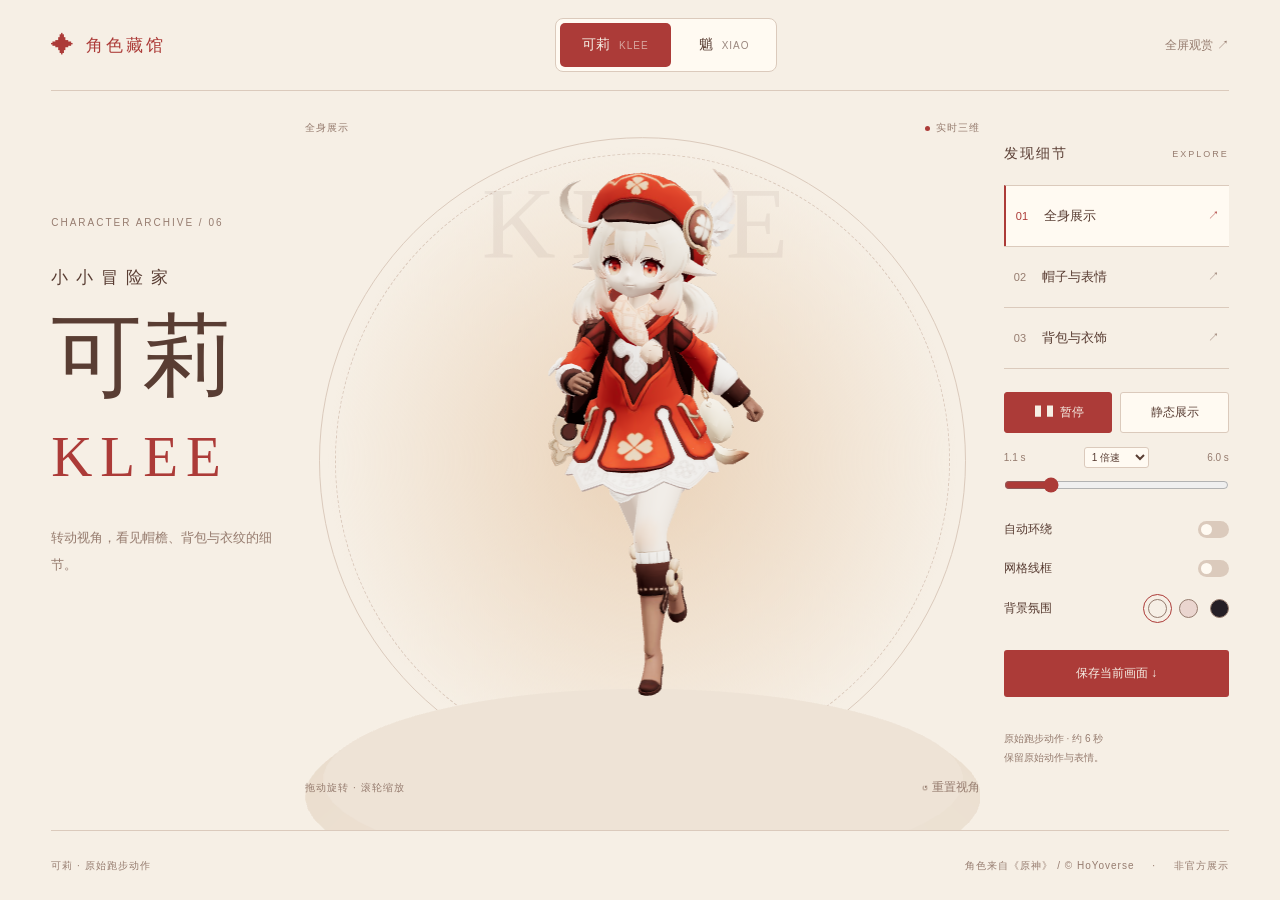
<file: index.html>
<!doctype html>
<html lang="zh-CN"><head><meta charset="utf-8"><meta name="viewport" content="width=device-width,initial-scale=1,viewport-fit=cover"><meta name="theme-color" content="#f6efe5"><title>角色藏馆 · 可莉与魈</title><link rel="stylesheet" href="./web/style.css?v=20261014-gallery"></head>
<body><main><header><a class="brand" href="#">✦ <span>角色藏馆</span></a><nav class="character-tabs" aria-label="选择角色"><button data-character="klee" aria-pressed="true">可莉 <small>KLEE</small></button><button data-character="xiao" aria-pressed="false">魈 <small>XIAO</small></button></nav><button id="fullscreen" class="quiet">全屏观赏 ↗</button></header><section class="exhibit"><div class="intro"><p class="eyebrow">CHARACTER ARCHIVE / 06</p><p class="subtitle" id="subtitle">小小冒险家</p><h1><b id="character-name">可莉</b><span id="character-en">KLEE</span></h1><p class="description" id="description">转动视角，<br>看见帽檐、背包与衣纹的细节。</p><div class="intro-foot"><span class="spark">✧</span><p>红色的帽子，<br>装着小小的好奇心。</p></div></div><div class="stage" id="stage"><div class="halo"></div><span id="watermark" class="watermark" aria-hidden="true">KLEE</span><canvas id="canvas" aria-label="可旋转和缩放的角色三维模型"></canvas><div id="loading" role="status"><b>正在打开藏馆</b><span>载入角色与贴图…</span></div><div class="stage-top"><span id="view-label">全身展示</span><span class="live"><i></i> 实时三维</span></div><div class="stage-bottom"><span class="hint">拖动旋转 · 滚轮缩放</span><button id="reset" class="quiet">↺ 重置视角</button></div></div><aside><div class="panel-title">发现细节 <small>EXPLORE</small></div><div class="views"><button data-view="full" class="selected" aria-pressed="true">01 <span>全身展示</span> ↗</button><button data-view="portrait" aria-pressed="false">02 <span>帽子与表情</span> ↗</button><button data-view="back" aria-pressed="false">03 <span>背包与衣饰</span> ↗</button></div><section class="animation" aria-label="跑步动画"><div class="motion-buttons"><button id="play" disabled>▶ 跑步</button><button id="static" aria-pressed="true">静态展示</button><button id="mask" hidden aria-pressed="false">面具特写</button></div><div id="timeline" hidden><div class="time-row"><span id="time">0.0 s</span><select id="speed" aria-label="动画速度"><option value="0.5">0.5 倍速</option><option value="1" selected>1 倍速</option><option value="1.5">1.5 倍速</option><option value="2">2 倍速</option></select><span id="duration">6.0 s</span><button id="music-toggle" hidden aria-pressed="true" aria-label="关闭舞蹈音乐">♪</button></div><input id="seek" aria-label="跑步动画进度" type="range" min="0" max="6" value="0" step="0.01"></div></section><details class="display-settings"><summary>展示设置 <span>环绕 · 背景 · 保存</span></summary><div class="settings"><label>自动环绕<button id="rotate" class="toggle" aria-label="自动环绕" aria-pressed="false"></button></label><label>网格线框<button id="wire" class="toggle" aria-label="网格线框" aria-pressed="false"></button></label><div class="setting">背景氛围<div class="swatches"><button data-bg="cream" class="cream selected" aria-label="奶油背景" aria-pressed="true"></button><button data-bg="rose" class="rose" aria-label="暖红背景" aria-pressed="false"></button><button data-bg="night" class="night" aria-label="深夜背景" aria-pressed="false"></button></div></div><button id="capture" class="capture">保存当前画面 ↓</button></div></details><p class="note" id="character-note">原始跑步动作 · 约 6 秒<br>可暂停、拖动进度与变速。<br>保留原始跑步动作与表情。</p></aside></section><footer><p id="credit">可莉 · 原始跑步动作</p><p>角色来自《原神》 / © HoYoverse <span>·</span> 非官方展示</p></footer></main><div id="toast" role="status"></div><audio id="dance-music" src="./web/assets/风影舞曲.wav" preload="none" loop></audio><script type="module" src="./web/app.js?v=20261014-gallery"></script></body></html>
</file>
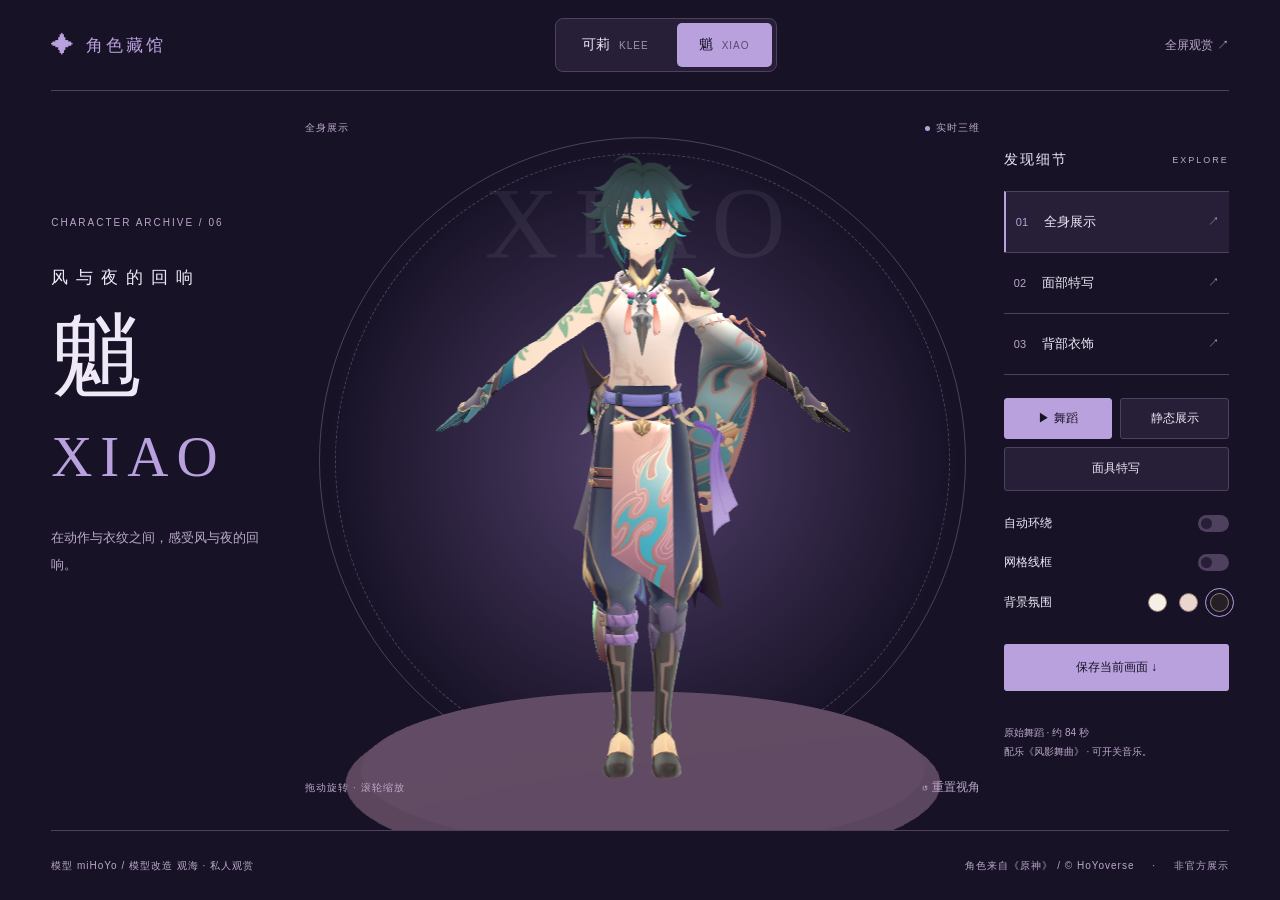
<file: show-xiao.html>
<!doctype html><html lang="zh-CN"><head><meta charset="utf-8"><meta name="viewport" content="width=device-width,initial-scale=1"><meta http-equiv="refresh" content="0;url=./index.html?character=xiao"><title>角色藏馆 · 魈</title></head><body><a href="./index.html?character=xiao">打开角色藏馆 · 魈</a><script>location.replace("./index.html?character=xiao");</script></body></html>
</file>
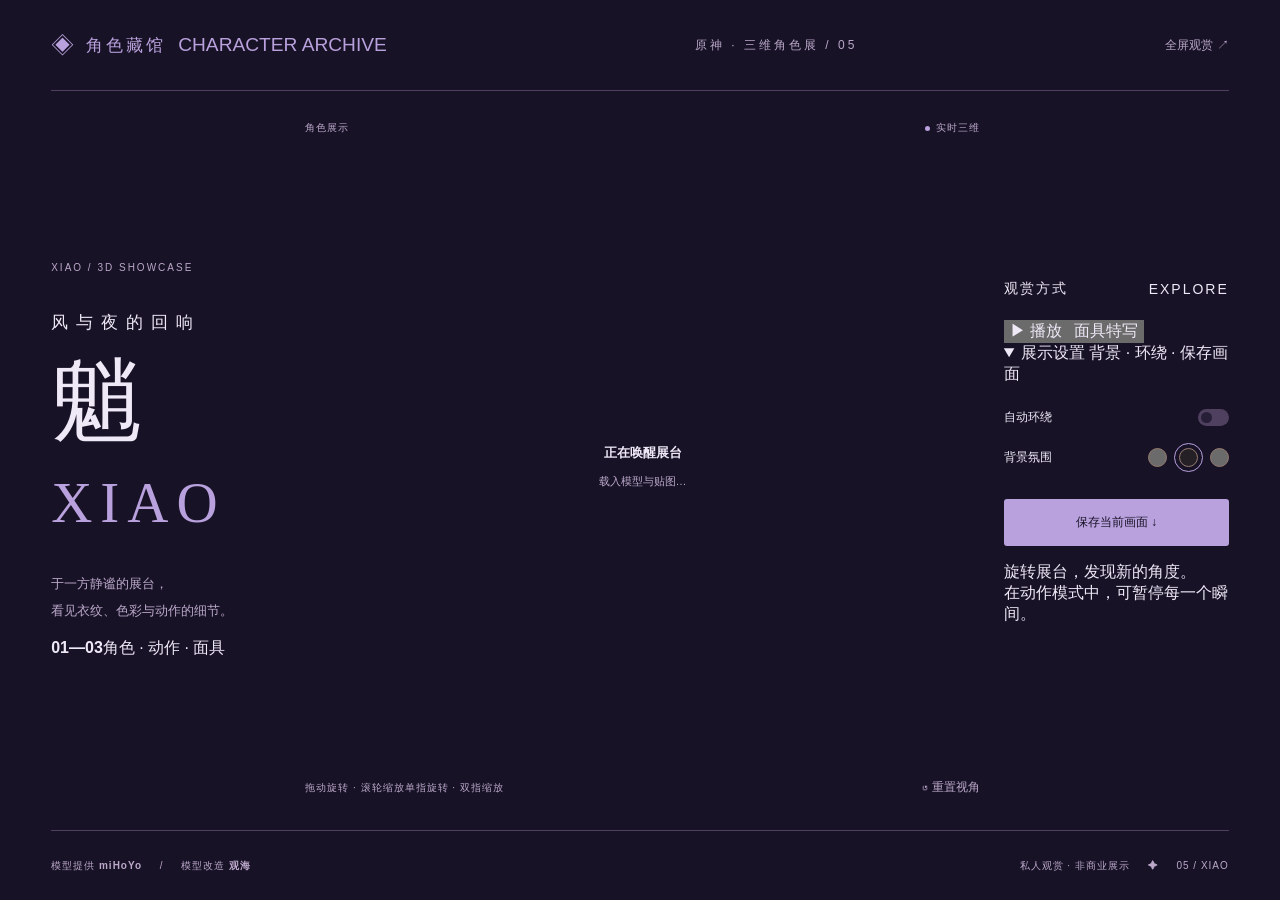
<file: 魈-展示网页.html>
<!doctype html>
<html lang="zh-CN"><head><meta charset="utf-8"><meta name="viewport" content="width=device-width,initial-scale=1,viewport-fit=cover"><meta name="theme-color" content="#171226"><script>if(location.protocol==="file:")location.replace("./魈-离线完整版.html");</script><title>魈 · 风与夜的回响</title><link rel="stylesheet" href="./web/style.css"></head>
<body data-theme="night" data-mode="static"><main><header><a class="brand" href="#">◈ <span>角色藏馆</span><small>CHARACTER ARCHIVE</small></a><span class="edition">原神 · 三维角色展 / 05</span><button id="fullscreen" class="quiet">全屏观赏 ↗</button></header>
<section class="exhibit"><div class="intro"><div class="eyebrow"><i></i> XIAO / 3D SHOWCASE</div><p class="subtitle">风与夜的回响</p><h1>魈<span>XIAO</span></h1><p class="description">于一方静谧的展台，<br>看见衣纹、色彩与动作的细节。</p><div class="chapter"><b>01—03</b><span>角色 · 动作 · 面具</span></div></div>
<div class="stage" id="stage"><div class="halo"></div><span class="watermark" aria-hidden="true">魈</span><canvas id="canvas" aria-label="可旋转和缩放的魈三维模型"></canvas><div id="loading" role="status"><span class="spinner"></span><b>正在唤醒展台</b><span id="progress">载入模型与贴图…</span></div><div class="stage-top"><span id="view-label">角色展示</span><div class="stage-status"><span class="live"><i></i> 实时三维</span><button id="music-toggle" class="music-switch" aria-label="关闭舞蹈音乐" aria-pressed="true" title="原创配乐《风影舞曲·卡点版》" hidden>♪ 音乐开</button></div></div><div class="stage-bottom"><span><span class="desktop-hint">拖动旋转 · 滚轮缩放</span><span class="touch-hint">单指旋转 · 双指缩放</span></span><button id="reset" class="quiet">↺ 重置视角</button></div></div>
<aside><div class="panel-title">观赏方式 <span>EXPLORE</span></div><section class="playbar" id="playbar" aria-label="角色播放与特写"><div class="action-row"><button id="play" aria-label="播放舞蹈">▶ 播放</button><button id="mask" aria-label="面具特写" aria-pressed="false">面具特写</button></div><div class="timeline" id="timeline" hidden><span id="time">00:00</span><input id="seek" type="range" min="0" max="100" value="0" step="0.1" aria-label="舞蹈进度"><span id="duration">00:00</span><select id="speed" aria-label="播放速度"><option value="0.5">0.5 倍速</option><option value="1" selected>1 倍速</option><option value="1.5">1.5 倍速</option></select></div></section><details class="display-options" open><summary>展示设置 <span>背景 · 环绕 · 保存画面</span></summary><div class="settings"><label class="setting">自动环绕<button id="rotate" class="toggle" aria-pressed="false" aria-label="自动环绕"></button></label><label class="setting">背景氛围<span class="swatches"><button data-bg="jade" class="swatch jade" aria-label="青玉背景" aria-pressed="false"></button><button data-bg="night" class="swatch night selected" aria-label="紫色背景" aria-pressed="true"></button><button data-bg="paper" class="swatch paper" aria-label="浅色背景" aria-pressed="false"></button></span></label><button id="capture" class="capture">保存当前画面 ↓</button></div></details><p class="side-note">旋转展台，发现新的角度。<br>在动作模式中，可暂停每一个瞬间。</p></aside></section>

<footer><p>模型提供 <b>miHoYo</b><span> / </span>模型改造 <b>观海</b></p><p>私人观赏 · 非商业展示 <span>✦</span> 05 / XIAO</p></footer></main><audio id="dance-music" src="./web/assets/风影舞曲.wav" preload="none" loop></audio><script type="module" src="./web/app.js"></script></body></html>
</file>
<file: web/style.css>
:root{--bg:#f6efe5;--ink:#593d33;--muted:#967c6f;--accent:#ac3b38;--line:#dbcabc;--panel:#fffaf2;--halo:#ead2b8;--floor:#d7baa0;color-scheme:light}*{box-sizing:border-box}body{margin:0;background:var(--bg);color:var(--ink);font-family:"Segoe UI","Microsoft YaHei",sans-serif;transition:background .4s,color .4s}body[data-theme=rose]{--bg:#ead5cf;--panel:#f8e7dd;--halo:#ce9b88;--line:#c8a397}body[data-theme=night]{--bg:#251f26;--panel:#31272d;--ink:#f7e5d5;--muted:#c5a99b;--accent:#efb08c;--line:#5e464b;--halo:#57343e;color-scheme:dark}button,a,input{ -webkit-tap-highlight-color:transparent}button{font:inherit;cursor:pointer;color:inherit}button:focus-visible,a:focus-visible{outline:3px solid var(--accent);outline-offset:5px}button{border:0}main{max-width:1720px;margin:auto;padding:0 4vw}header{height:91px;display:flex;align-items:center;justify-content:space-between;border-bottom:1px solid var(--line)}.brand{display:flex;gap:12px;align-items:center;color:var(--accent);text-decoration:none;font-size:23px}.brand span{font-size:17px;letter-spacing:3px}.edition{font-size:12px;letter-spacing:3px;color:var(--muted)}.quiet{background:none;font-size:12px;padding:10px 0;color:var(--muted)}.exhibit{display:grid;grid-template-columns:230px minmax(0,1fr) 225px;align-items:center;min-height:720px;height:calc(100svh - 161px);max-height:1000px;gap:24px}.intro{position:relative;z-index:1;align-self:center}.eyebrow{font-size:10px;letter-spacing:2px;margin-bottom:38px;color:var(--muted)}.subtitle{letter-spacing:8px;font-size:17px;margin-bottom:13px}h1{font-family:"STSong","SimSun",serif;font-size:91px;font-weight:500;line-height:1.2;margin:0}h1 span{display:block;font-family:Georgia,serif;font-size:57px;letter-spacing:8px;color:var(--accent);margin:12px 0 33px}.description{font-size:13px;line-height:2.1;color:var(--muted)}.intro-foot{margin-top:74px;display:flex;gap:16px;align-items:center;color:var(--muted)}.intro-foot p{font-size:11px;line-height:1.8}.spark{font-size:40px;color:var(--accent)}.stage{position:relative;height:100%;min-height:570px;isolation:isolate}.halo{position:absolute;width:96%;aspect-ratio:1;left:2%;top:50%;transform:translateY(-50%);border:1px solid var(--line);border-radius:50%;background:radial-gradient(circle,var(--halo),transparent 69%);z-index:-2}.halo:after{content:"";position:absolute;inset:15px;border:1px dashed var(--line);border-radius:50%}.watermark{position:absolute;top:10%;width:100%;text-align:center;font-family:Georgia,serif;letter-spacing:15px;font-size:clamp(50px,8vw,130px);opacity:.065;z-index:-1}canvas{width:100%;height:100%;display:block;touch-action:none}.stage-top,.stage-bottom{position:absolute;left:0;right:0;display:flex;justify-content:space-between;align-items:center;pointer-events:none;font-size:10px;color:var(--muted);letter-spacing:1px}.stage-top{top:30px}.stage-bottom{bottom:24px}.stage-bottom button{pointer-events:auto}.live{display:flex;align-items:center;gap:6px}.live i{width:5px;height:5px;border-radius:50%;background:var(--accent)}#loading{position:absolute;inset:0;display:flex;flex-direction:column;gap:12px;align-items:center;justify-content:center;background:var(--bg);font-size:13px}#loading[hidden]{display:none}#loading span{color:var(--muted);font-size:11px}.panel-title{font-size:14px;letter-spacing:2px;display:flex;justify-content:space-between;align-items:center;margin-bottom:22px}.panel-title small{font-size:9px;color:var(--muted);letter-spacing:2px}.views{display:grid}.views button{border-top:1px solid var(--line);background:transparent;padding:21px 10px;text-align:left;font-size:11px;color:var(--muted);display:flex;gap:16px;align-items:center}.views button span{flex:1;font-size:13px;color:var(--ink)}.views button.selected{background:var(--panel);border-left:2px solid var(--accent);color:var(--accent)}.views button:last-child{border-bottom:1px solid var(--line)}.settings{margin-top:34px}.settings label,.setting{display:flex;justify-content:space-between;align-items:center;font-size:12px;margin:22px 0}.toggle{width:31px;height:17px;border-radius:20px;background:var(--line);padding:3px;position:relative}.toggle:before{content:"";display:block;background:var(--panel);width:11px;height:11px;border-radius:50%;transition:transform .2s}.toggle[aria-pressed=true]{background:var(--accent)}.toggle[aria-pressed=true]:before{transform:translateX(14px)}.swatches{display:flex;gap:12px}.swatches button{width:19px;height:19px;border-radius:50%;border:1px solid #967c6f}.swatches button.selected{outline:1px solid var(--accent);outline-offset:4px}.cream{background:#f6efe5}.rose{background:#ead5cf}.night{background:#251f26}.capture{width:100%;margin-top:10px;padding:15px;background:var(--accent);color:var(--bg);font-size:12px;border-radius:3px}.note{margin-top:32px;color:var(--muted);font-size:10px;line-height:1.9}footer{height:70px;border-top:1px solid var(--line);display:flex;justify-content:space-between;align-items:center;font-size:10px;color:var(--muted);letter-spacing:1px}footer span{margin:0 14px}#toast{position:fixed;bottom:28px;left:50%;transform:translateX(-50%);background:var(--ink);color:var(--bg);padding:12px 22px;border-radius:5px;opacity:0;pointer-events:none;font-size:12px;transition:opacity .2s}#toast.visible{opacity:1} @media(max-width:1050px){main{padding:0 25px}.exhibit{grid-template-columns:170px minmax(0,1fr) 180px;gap:10px;min-height:620px}h1{font-size:70px}h1 span{font-size:44px}.subtitle{font-size:13px;letter-spacing:5px}.intro-foot{margin-top:40px}}@media(max-width:760px), (max-height:500px) and (pointer:coarse){main{padding:0 20px}header{height:67px}.edition{display:none}.exhibit{height:auto;max-height:none;min-height:0;grid-template-columns:1fr;gap:0;position:relative}.intro{padding-top:26px;pointer-events:none}.eyebrow{margin:0 0 12px;font-size:9px}.subtitle{margin:0;font-size:12px;letter-spacing:4px}h1{font-size:43px;margin-top:5px}h1 span{font-size:24px;margin:4px 0 0}.description,.intro-foot{display:none}.stage{height:58svh;min-height:410px;margin-top:-74px;padding-top:55px}.stage-top{top:8px;left:auto;right:0;flex-direction:column;gap:8px}.stage-bottom{bottom:10px;font-size:9px}.watermark{top:22%;font-size:65px}.halo{top:58%;width:100%}aside{padding-top:20px}.panel-title{display:none}.views{grid-template-columns:repeat(3,1fr);gap:7px}.views button{border:1px solid var(--line)!important;border-radius:4px;padding:13px 5px;gap:4px;font-size:0}.views button span{font-size:11px;text-align:center}.views button.selected{border-color:var(--accent)!important}.settings{display:grid;grid-template-columns:1fr 1fr;gap:15px 28px;margin:18px 0}.settings label,.setting{margin:0}.capture{margin:0;padding:10px}.note{margin:12px 0 18px;font-size:9px}footer{height:auto;min-height:66px;gap:8px;align-items:start;flex-direction:column;justify-content:center;font-size:9px}footer p{margin:0}footer span{margin:0 5px}}@media(prefers-reduced-motion:reduce){*{transition:none!important}}

.animation{margin-top:23px}.motion-buttons{display:flex;gap:8px}.motion-buttons button{flex:1;background:var(--panel);border:1px solid var(--line);padding:11px 4px;font-size:12px;border-radius:3px}.motion-buttons #play{background:var(--accent);color:var(--bg);border-color:var(--accent)}button:disabled{cursor:wait;opacity:.6}#timeline{margin-top:14px}#timeline[hidden]{display:none}.time-row{display:flex;align-items:center;justify-content:space-between;font-size:10px;color:var(--muted);gap:4px}#speed{font:inherit;color:var(--ink);background:var(--panel);border:1px solid var(--line);padding:3px;border-radius:3px}#seek{width:100%;accent-color:var(--accent);margin:9px 0 0;cursor:pointer}.settings{margin-top:24px}@media(max-width:760px), (max-height:500px) and (pointer:coarse){.animation{margin-top:14px}.motion-buttons button{padding:11px}.time-row{font-size:11px}.settings{margin-top:18px}.note{line-height:1.7}}

.display-settings>summary{display:none}@media(min-width:761px){.display-settings>.settings{display:block!important}.display-settings{display:block}.display-settings:not([open])>.settings{display:block}}
@media(max-width:760px), (max-height:500px) and (pointer:coarse){main{padding:0 max(14px,env(safe-area-inset-left))}header{height:51px}.brand{font-size:21px}.brand span{font-size:14px;letter-spacing:2px}.quiet{min-height:44px;padding:12px 5px}.intro{padding-top:14px;display:flex;align-items:center;gap:14px}.eyebrow,.subtitle{display:none}h1{font-size:29px;margin:0;display:flex;align-items:baseline;gap:12px}h1 span{font-size:19px;letter-spacing:5px;margin:0}.stage{height:clamp(330px,56svh,530px);min-height:330px;margin:0;padding:0}.stage-top{top:12px;gap:6px}.stage-bottom{bottom:4px;left:3px;right:3px}.halo{width:92%;left:4%;top:50%}.watermark{top:10%;font-size:64px}aside{padding-top:6px}.views{gap:7px}.views button{min-height:44px;padding:8px 4px}.motion-buttons button{min-height:44px}.animation{margin-top:11px}.time-row{min-height:35px}#speed{font-size:13px;min-height:35px;min-width:86px}#seek{height:30px;margin:2px 0 0}.display-settings{margin:8px 0}.display-settings>summary{display:flex;justify-content:space-between;align-items:center;cursor:pointer;min-height:44px;font-size:12px;border-top:1px solid var(--line);border-bottom:1px solid var(--line)}.display-settings>summary span{font-size:10px;color:var(--muted)}.settings{margin:12px 0;gap:12px 24px}.settings label,.setting{min-height:44px}.toggle{width:44px;height:28px;padding:5px}.toggle:before{width:18px;height:18px}.toggle[aria-pressed=true]:before{transform:translateX(16px)}.swatches{gap:2px}.swatches button{width:38px;height:38px;border:10px solid var(--bg);box-shadow:inset 0 0 0 1px var(--muted)}.swatches button.selected{outline-offset:-6px}.capture{min-height:44px}.note{margin:8px 0 12px;font-size:10px}.note br:last-of-type{display:none}footer{font-size:9px;min-height:62px;padding-bottom:env(safe-area-inset-bottom)}}
@media(max-height:500px) and (orientation:landscape) and (pointer:coarse){.intro{display:none}.exhibit{grid-template-columns:minmax(0,1fr) 250px;gap:15px}.stage{height:calc(100svh - 105px);min-height:240px}.stage-top{top:8px}aside{padding-top:10px}.note{display:none}.views button span{font-size:10px}.display-settings>summary span{display:none}footer{min-height:50px}.watermark{font-size:58px}}

h1 b{font-weight:500}.character-tabs{display:flex;gap:6px;padding:4px;background:var(--panel);border:1px solid var(--line);border-radius:8px}.character-tabs button{padding:10px 22px;min-height:44px;border-radius:5px;background:transparent;display:flex;align-items:center;gap:9px;font-size:14px}.character-tabs small{font-size:10px;letter-spacing:1px;opacity:.6}.character-tabs button[aria-pressed=true]{background:var(--accent);color:var(--bg)}.motion-buttons{flex-wrap:wrap}.motion-buttons #mask{flex-basis:100%;min-height:44px}.motion-buttons #mask[hidden],#music-toggle[hidden]{display:none}.time-row{flex-wrap:wrap}#music-toggle{width:32px;height:32px;background:var(--panel);color:var(--accent);border:1px solid var(--line);border-radius:5px;font-size:17px}#music-toggle[aria-pressed=false]{opacity:.5}body[data-theme=night]{--bg:#171226;--panel:#271e37;--ink:#efe8f7;--muted:#bba8ca;--accent:#b9a1dd;--line:#50405f;--halo:#51406a}.intro-foot{visibility:hidden}@media(max-width:760px), (max-height:500px) and (pointer:coarse){.character-tabs{gap:3px;padding:3px}.character-tabs button{font-size:12px;padding:6px 10px;gap:5px;min-height:38px}.character-tabs small{font-size:8px}header{height:61px;gap:8px}.brand span{font-size:12px;letter-spacing:1px}.brand{gap:5px;font-size:18px}#fullscreen{font-size:0;width:28px;min-width:28px}#fullscreen:after{content:'↗';font-size:18px}#music-toggle{width:44px;height:36px}.motion-buttons #mask{padding:8px}.stage{height:clamp(330px,54svh,500px)}}@media(max-height:500px) and (orientation:landscape) and (pointer:coarse){header{height:51px}.stage{height:calc(100svh - 115px);min-height:230px}.motion-buttons #mask{flex-basis:auto}.character-tabs button{min-height:36px}.time-row{gap:2px}.views{gap:4px}}
.note br:last-of-type{display:initial}.character-tabs button{min-height:44px}
</file>
